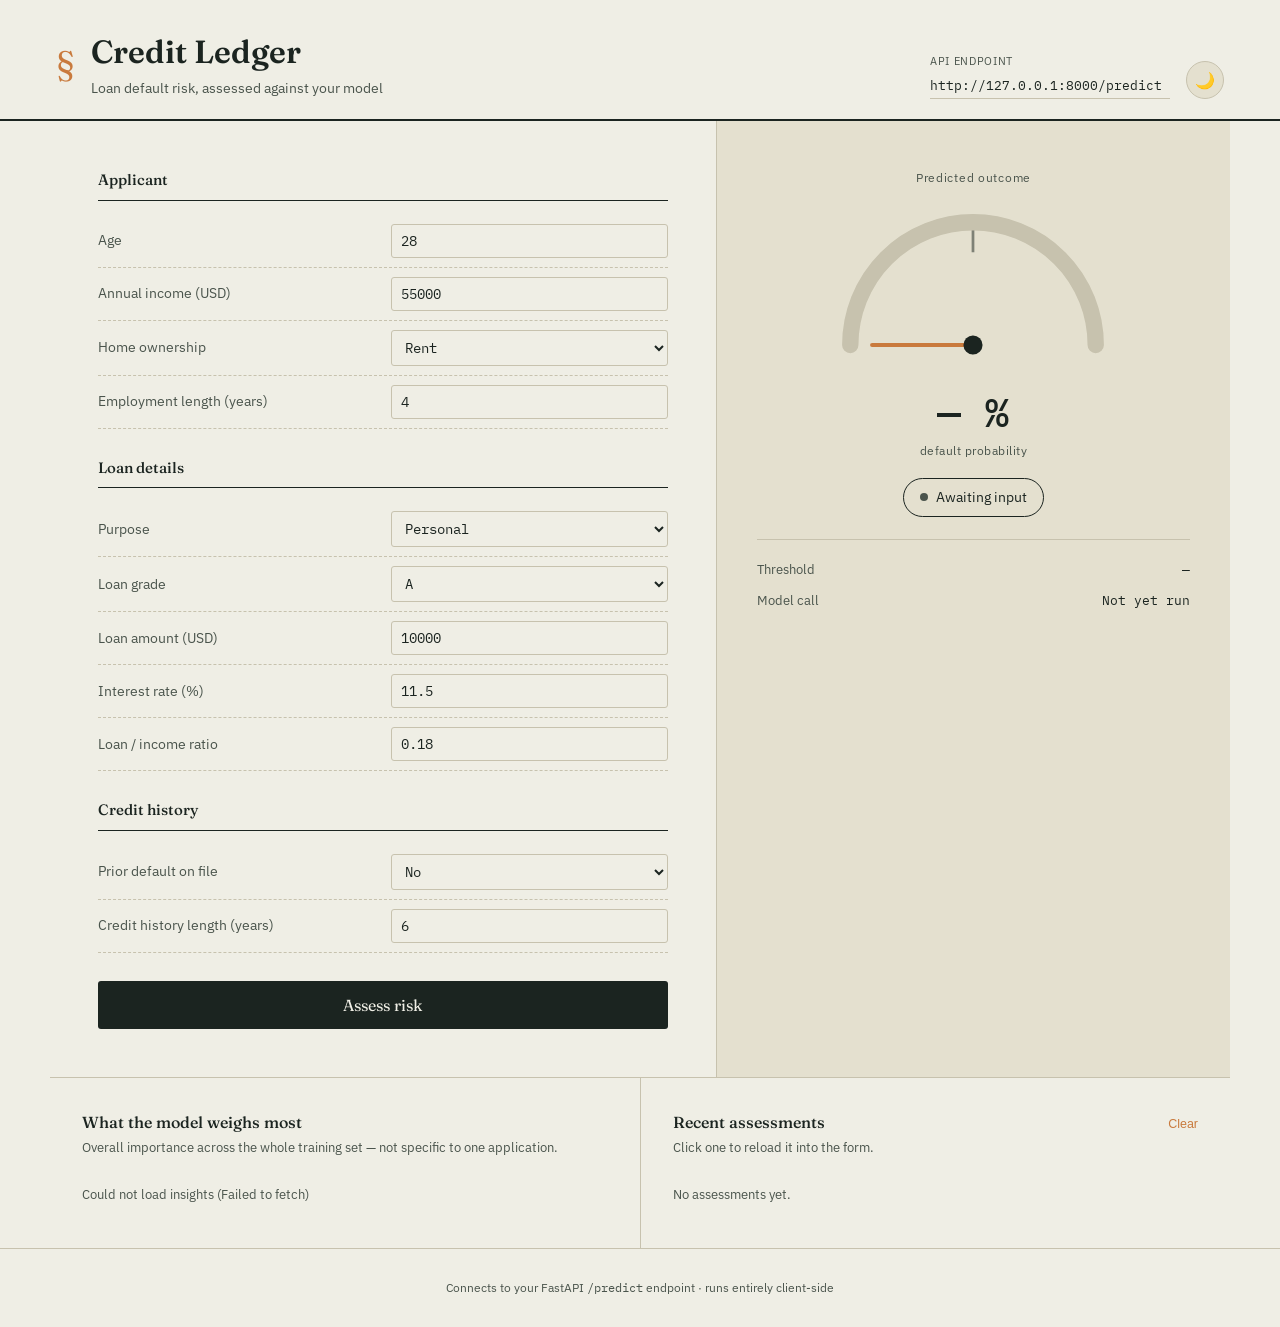
<file: index.html>
<!DOCTYPE html>
<html lang="en">
<head>
<meta charset="UTF-8" />
<meta name="viewport" content="width=device-width, initial-scale=1.0" />
<title>Credit Ledger — Risk Assessor</title>
<link rel="preconnect" href="https://fonts.googleapis.com" />
<link rel="preconnect" href="https://fonts.gstatic.com" crossorigin />
<link href="https://fonts.googleapis.com/css2?family=Fraunces:opsz,wght@9..144,400;9..144,500;9..144,600&family=IBM+Plex+Sans:wght@400;500;600&family=IBM+Plex+Mono:wght@400;500&display=swap" rel="stylesheet" />
<link rel="stylesheet" href="style.css" />
</head>
<body>

  <header class="masthead">
    <div class="masthead-inner">
      <span class="mark">§</span>
      <div>
        <h1>Credit Ledger</h1>
        <p class="tagline">Loan default risk, assessed against your model</p>
      </div>
    </div>

    <div class="masthead-actions">
      <div class="endpoint-field">
        <label for="apiUrl">API endpoint</label>
        <input type="text" id="apiUrl" value="http://127.0.0.1:8000/predict" />
      </div>
      <button type="button" id="themeToggle" class="theme-toggle" aria-label="Toggle dark mode">🌙</button>
    </div>
  </header>

  <main class="layout">
    <form id="riskForm" class="ledger">

      <fieldset>
        <legend>Applicant</legend>

        <div class="row">
          <label for="person_age">Age</label>
          <input type="number" id="person_age" min="18" max="100" value="28" required />
        </div>

        <div class="row">
          <label for="person_income">Annual income (USD)</label>
          <input type="number" id="person_income" min="0" step="100" value="55000" required />
        </div>

        <div class="row">
          <label for="person_home_ownership">Home ownership</label>
          <select id="person_home_ownership">
            <option value="RENT">Rent</option>
            <option value="MORTGAGE">Mortgage</option>
            <option value="OWN">Own</option>
            <option value="OTHER">Other</option>
          </select>
        </div>

        <div class="row">
          <label for="person_emp_length">Employment length (years)</label>
          <input type="number" id="person_emp_length" min="0" max="60" step="0.5" value="4" required />
        </div>
      </fieldset>

      <fieldset>
        <legend>Loan details</legend>

        <div class="row">
          <label for="loan_intent">Purpose</label>
          <select id="loan_intent">
            <option value="PERSONAL">Personal</option>
            <option value="EDUCATION">Education</option>
            <option value="MEDICAL">Medical</option>
            <option value="VENTURE">Venture</option>
            <option value="HOMEIMPROVEMENT">Home improvement</option>
            <option value="DEBTCONSOLIDATION">Debt consolidation</option>
          </select>
        </div>

        <div class="row">
          <label for="loan_grade">Loan grade</label>
          <select id="loan_grade">
            <option>A</option><option>B</option><option>C</option>
            <option>D</option><option>E</option><option>F</option><option>G</option>
          </select>
        </div>

        <div class="row">
          <label for="loan_amnt">Loan amount (USD)</label>
          <input type="number" id="loan_amnt" min="0" step="100" value="10000" required />
        </div>

        <div class="row">
          <label for="loan_int_rate">Interest rate (%)</label>
          <input type="number" id="loan_int_rate" min="0" max="40" step="0.01" value="11.5" required />
        </div>

        <div class="row">
          <label for="loan_percent_income">Loan / income ratio</label>
          <input type="number" id="loan_percent_income" min="0" max="1" step="0.01" value="0.18" required />
        </div>
      </fieldset>

      <fieldset>
        <legend>Credit history</legend>

        <div class="row">
          <label for="cb_person_default_on_file">Prior default on file</label>
          <select id="cb_person_default_on_file">
            <option value="N">No</option>
            <option value="Y">Yes</option>
          </select>
        </div>

        <div class="row">
          <label for="cb_person_cred_hist_length">Credit history length (years)</label>
          <input type="number" id="cb_person_cred_hist_length" min="0" max="60" value="6" required />
        </div>
      </fieldset>

      <button type="submit" id="assessBtn">
        <span class="btn-label">Assess risk</span>
        <span class="btn-spinner" aria-hidden="true"></span>
      </button>

      <p class="error-line" id="errorLine" hidden></p>
    </form>

    <aside class="result-panel">
      <div class="result-inner">
        <p class="result-eyebrow">Predicted outcome</p>

        <svg class="gauge" viewBox="0 0 220 130" aria-hidden="true">
          <path class="gauge-track" d="M20,110 A90,90 0 0 1 200,110" />
          <path class="gauge-fill" id="gaugeFill" d="M20,110 A90,90 0 0 1 200,110" />
          <line class="threshold-tick" id="thresholdTick" x1="110" y1="26" x2="110" y2="42" />
          <g id="needleGroup" transform="rotate(-90 110 110)">
            <line class="needle" x1="110" y1="110" x2="110" y2="36" />
          </g>
          <circle class="gauge-hub" cx="110" cy="110" r="7" />
        </svg>

        <p class="probability" id="probabilityText">— %</p>
        <p class="probability-label">default probability</p>

        <div class="verdict" id="verdict">
          <span class="verdict-dot"></span>
          <span class="verdict-text">Awaiting input</span>
        </div>

        <dl class="detail-list">
          <div><dt>Threshold</dt><dd id="thresholdText">—</dd></div>
          <div><dt>Model call</dt><dd id="statusText">Not yet run</dd></div>
        </dl>
      </div>
    </aside>
  </main>

  <section class="insights">
    <div class="insight-card">
      <h2>What the model weighs most</h2>
      <p class="insight-note">Overall importance across the whole training set — not specific to one application.</p>
      <div class="importance-list" id="importanceList">
        <p class="loading-line">Loading model insights…</p>
      </div>
    </div>

    <div class="insight-card">
      <div class="history-header">
        <h2>Recent assessments</h2>
        <button type="button" id="clearHistoryBtn" class="text-btn">Clear</button>
      </div>
      <p class="insight-note">Click one to reload it into the form.</p>
      <div class="history-list" id="historyList">
        <p class="empty-line">No assessments yet.</p>
      </div>
    </div>
  </section>

  <footer class="ledger-footer">
    <p>Connects to your FastAPI <code>/predict</code> endpoint · runs entirely client-side</p>
  </footer>

  <script src="script.js"></script>
</body>
</html>
</file>
<file: style.css>
:root {
  --paper: #EFEEE5;
  --panel: #E4E0CF;
  --ink: #1B2420;
  --ink-soft: #4A544C;
  --line: #C7C2AE;
  --safe: #2F6F4E;
  --risk: #B23A2E;
  --accent: #C97A3D;
  --radius: 3px;
  color-scheme: light;
}

:root[data-theme="dark"] {
  --paper: #14181A;
  --panel: #1E2422;
  --ink: #EDEAE0;
  --ink-soft: #9BA39B;
  --line: #333A35;
  --safe: #4CAF7D;
  --risk: #E0584A;
  --accent: #E0954A;
  color-scheme: dark;
}

* { box-sizing: border-box; }

body {
  margin: 0;
  background: var(--paper);
  color: var(--ink);
  font-family: "IBM Plex Sans", sans-serif;
  line-height: 1.5;
  transition: background .25s ease, color .25s ease;
}

h1, h2, .btn-label { font-family: "Fraunces", serif; }

code, .probability, input, select, .detail-list dd { font-family: "IBM Plex Mono", monospace; }

/* ---------- Masthead ---------- */
.masthead {
  display: flex;
  justify-content: space-between;
  align-items: flex-end;
  gap: 24px;
  flex-wrap: wrap;
  padding: 28px clamp(20px, 5vw, 56px) 20px;
  border-bottom: 2px solid var(--ink);
}

.masthead-inner { display: flex; align-items: center; gap: 16px; }
.masthead-actions { display: flex; align-items: flex-end; gap: 16px; }

.mark { font-family: "Fraunces", serif; font-size: 34px; color: var(--accent); }

.masthead h1 { margin: 0; font-size: clamp(24px, 3vw, 32px); font-weight: 600; }
.tagline { margin: 2px 0 0; color: var(--ink-soft); font-size: 14px; }

.endpoint-field { display: flex; flex-direction: column; gap: 4px; min-width: 240px; }
.endpoint-field label { font-size: 11px; text-transform: uppercase; letter-spacing: .06em; color: var(--ink-soft); }
.endpoint-field input {
  background: transparent;
  border: none;
  border-bottom: 1px solid var(--line);
  padding: 4px 0;
  font-size: 13px;
  color: var(--ink);
}
.endpoint-field input:focus { outline: none; border-bottom-color: var(--accent); }

.theme-toggle {
  width: 38px; height: 38px;
  border-radius: 50%;
  border: 1px solid var(--line);
  background: var(--panel);
  font-size: 16px;
  cursor: pointer;
  display: flex;
  align-items: center;
  justify-content: center;
  transition: transform .2s ease;
}
.theme-toggle:hover { transform: scale(1.08); }

/* ---------- Layout ---------- */
.layout {
  display: grid;
  grid-template-columns: 1.3fr 1fr;
  gap: 0;
  align-items: start;
  max-width: 1180px;
  margin: 0 auto;
}

.ledger { padding: clamp(20px, 4vw, 48px); border-right: 1px solid var(--line); }

fieldset { border: none; margin: 0 0 28px; padding: 0; }

legend {
  font-family: "Fraunces", serif;
  font-size: 15px;
  font-weight: 500;
  padding: 0 0 8px;
  border-bottom: 1px solid var(--ink);
  width: 100%;
  margin-bottom: 14px;
}

.row {
  display: grid;
  grid-template-columns: 1fr 1fr;
  gap: 16px;
  align-items: center;
  padding: 9px 0;
  border-bottom: 1px dashed var(--line);
}

.row label { font-size: 13.5px; color: var(--ink-soft); }

.row input, .row select {
  border: 1px solid var(--line);
  background: var(--paper);
  border-radius: var(--radius);
  padding: 7px 9px;
  font-size: 14px;
  color: var(--ink);
  width: 100%;
}

.row input:focus, .row select:focus {
  outline: 2px solid var(--accent);
  outline-offset: 1px;
  border-color: var(--accent);
}

/* ---------- Button ---------- */
button#assessBtn {
  margin-top: 8px;
  width: 100%;
  background: var(--ink);
  color: var(--paper);
  border: none;
  border-radius: var(--radius);
  padding: 14px 20px;
  font-size: 16px;
  cursor: pointer;
  display: flex;
  align-items: center;
  justify-content: center;
  gap: 10px;
  transition: background .15s ease;
}
button#assessBtn:hover { opacity: .85; }
button#assessBtn:active { transform: translateY(1px); }

.btn-spinner {
  width: 14px; height: 14px;
  border: 2px solid transparent;
  border-top-color: var(--paper);
  border-right-color: var(--paper);
  border-radius: 50%;
  display: none;
}
button.loading .btn-spinner { display: inline-block; animation: spin .7s linear infinite; }
button.loading .btn-label { opacity: .7; }
@keyframes spin { to { transform: rotate(360deg); } }

.error-line {
  margin-top: 12px;
  color: var(--risk);
  font-size: 13.5px;
  border-left: 2px solid var(--risk);
  padding-left: 10px;
}

/* ---------- Result panel ---------- */
.result-panel {
  position: sticky;
  top: 0;
  padding: clamp(24px, 4vw, 48px) clamp(20px, 4vw, 40px);
  background: var(--panel);
  min-height: 100%;
}

.result-inner { text-align: center; }

.result-eyebrow { font-size: 12px; letter-spacing: .06em; color: var(--ink-soft); margin: 0 0 8px; }

.gauge { width: 100%; max-width: 300px; }

.gauge-track, .gauge-fill { fill: none; stroke-width: 12; stroke-linecap: round; }
.gauge-track { stroke: var(--line); }
.gauge-fill {
  stroke: var(--safe);
  stroke-dasharray: 283;
  stroke-dashoffset: 283;
  transition: stroke-dashoffset 1s cubic-bezier(.22,1,.36,1), stroke 1s ease;
}

.threshold-tick { stroke: var(--ink); stroke-width: 2; opacity: .5; }

#needleGroup { transition: transform 1s cubic-bezier(.22,1,.36,1); }
.needle { stroke: var(--accent); stroke-width: 3; stroke-linecap: round; }
.gauge-hub { fill: var(--ink); }

.probability { font-size: 40px; font-weight: 500; margin: 4px 0 0; }
.probability-label { margin: 0 0 18px; font-size: 12px; color: var(--ink-soft); letter-spacing: .04em; }

.verdict {
  display: inline-flex;
  align-items: center;
  gap: 8px;
  padding: 8px 16px;
  border: 1px solid var(--ink);
  border-radius: 999px;
  font-size: 13.5px;
  margin-bottom: 22px;
}
.verdict-dot { width: 8px; height: 8px; border-radius: 50%; background: var(--ink-soft); }
.verdict.safe { border-color: var(--safe); color: var(--safe); }
.verdict.safe .verdict-dot { background: var(--safe); }
.verdict.risk { border-color: var(--risk); color: var(--risk); }
.verdict.risk .verdict-dot { background: var(--risk); }

.detail-list { text-align: left; border-top: 1px solid var(--line); padding-top: 14px; margin: 0; }
.detail-list > div { display: flex; justify-content: space-between; padding: 6px 0; font-size: 13px; }
.detail-list dt { color: var(--ink-soft); font-family: "IBM Plex Sans", sans-serif; }
.detail-list dd { margin: 0; }

/* ---------- Insights (importance + history) ---------- */
.insights {
  max-width: 1180px;
  margin: 0 auto;
  display: grid;
  grid-template-columns: 1fr 1fr;
  gap: 1px;
  background: var(--line);
  border-top: 1px solid var(--line);
}

.insight-card { background: var(--paper); padding: clamp(20px, 3vw, 32px); }
.insight-card h2 { font-size: 16px; font-weight: 500; margin: 0 0 4px; }
.insight-note { font-size: 12.5px; color: var(--ink-soft); margin: 0 0 16px; }

.importance-list { display: flex; flex-direction: column; gap: 10px; }
.importance-row { display: grid; grid-template-columns: 140px 1fr 42px; gap: 10px; align-items: center; font-size: 12.5px; }
.importance-bar-track { height: 8px; background: var(--panel); border-radius: 999px; overflow: hidden; }
.importance-bar-fill { height: 100%; background: var(--accent); border-radius: 999px; transition: width .6s ease; }
.importance-value { text-align: right; font-family: "IBM Plex Mono", monospace; color: var(--ink-soft); }

.history-header { display: flex; justify-content: space-between; align-items: center; }
.text-btn {
  background: none; border: none; color: var(--accent);
  font-size: 12.5px; cursor: pointer; padding: 0;
}
.text-btn:hover { text-decoration: underline; }

.history-list { display: flex; flex-direction: column; gap: 8px; }
.history-item {
  display: flex;
  justify-content: space-between;
  align-items: center;
  border: 1px solid var(--line);
  border-radius: var(--radius);
  padding: 10px 12px;
  font-size: 12.5px;
  background: var(--panel);
  cursor: pointer;
  transition: border-color .15s ease;
}
.history-item:hover { border-color: var(--accent); }
.history-item .h-left { display: flex; flex-direction: column; gap: 2px; }
.history-item .h-time { color: var(--ink-soft); font-size: 11px; }
.history-item .h-prob { font-family: "IBM Plex Mono", monospace; font-weight: 500; }
.history-item.risk .h-prob { color: var(--risk); }
.history-item.safe .h-prob { color: var(--safe); }

.loading-line, .empty-line { font-size: 12.5px; color: var(--ink-soft); }

/* ---------- Footer ---------- */
.ledger-footer { text-align: center; padding: 18px; font-size: 12px; color: var(--ink-soft); border-top: 1px solid var(--line); }

/* ---------- Responsive ---------- */
@media (max-width: 860px) {
  .layout { grid-template-columns: 1fr; }
  .ledger { border-right: none; border-bottom: 1px solid var(--line); }
  .result-panel { position: static; }
  .row { grid-template-columns: 1fr; gap: 4px; }
  .insights { grid-template-columns: 1fr; }
  .masthead { flex-direction: column; align-items: stretch; }
  .masthead-actions { justify-content: space-between; }
}

@media (prefers-reduced-motion: reduce) {
  #needleGroup, .gauge-fill, .btn-spinner { transition: none; animation: none; }
}
</file>
